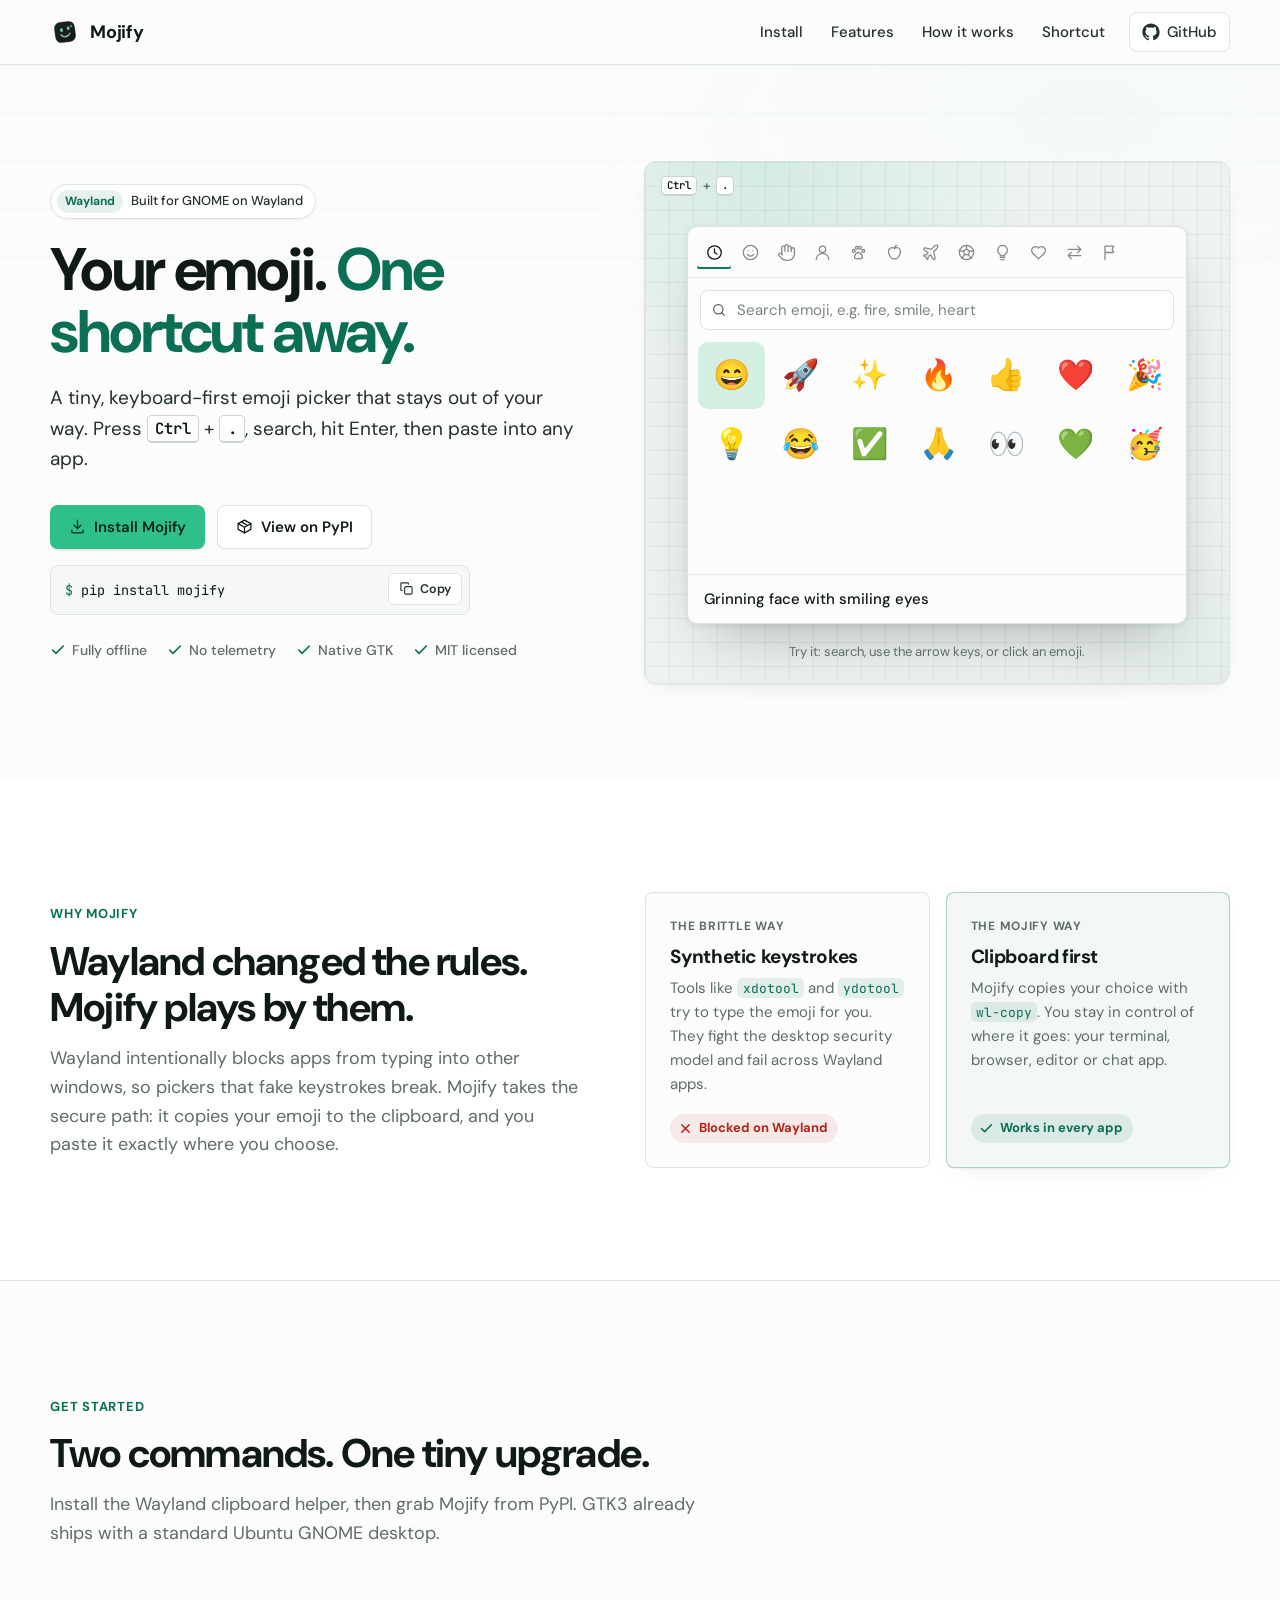
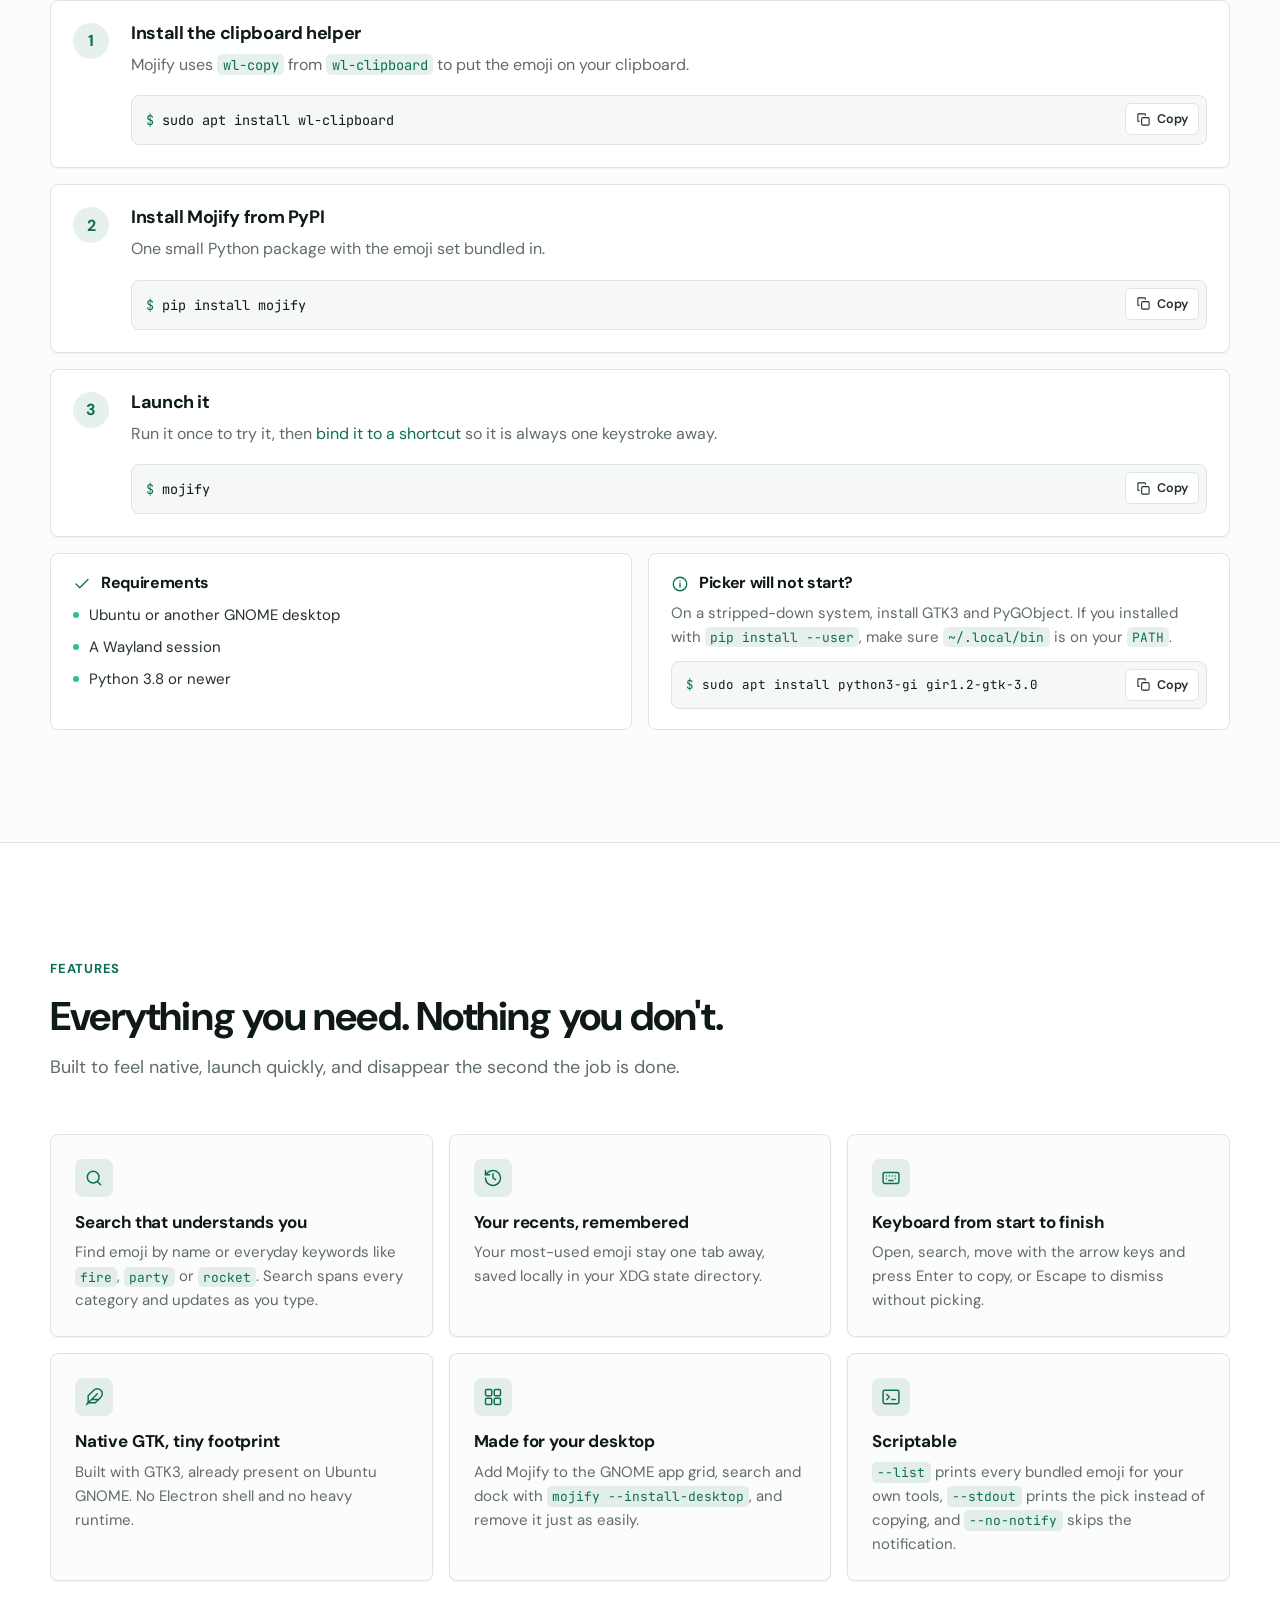
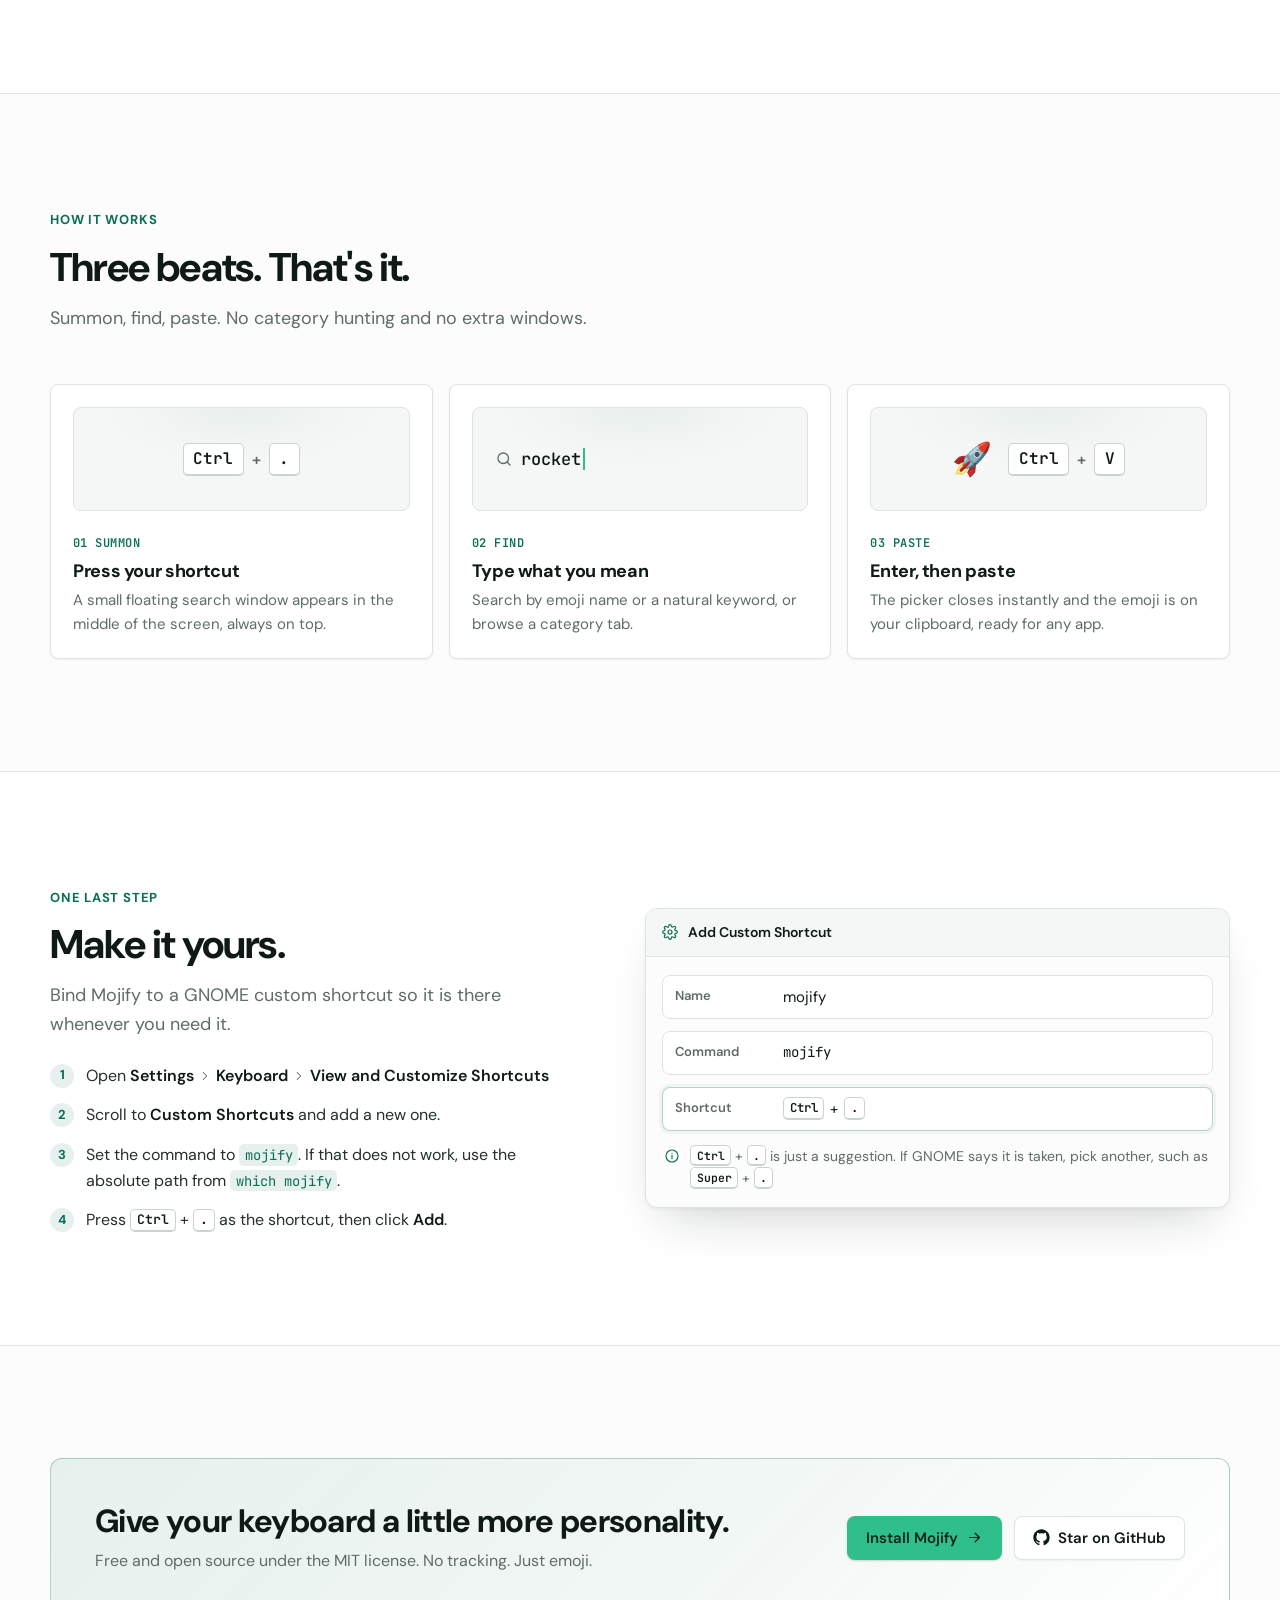
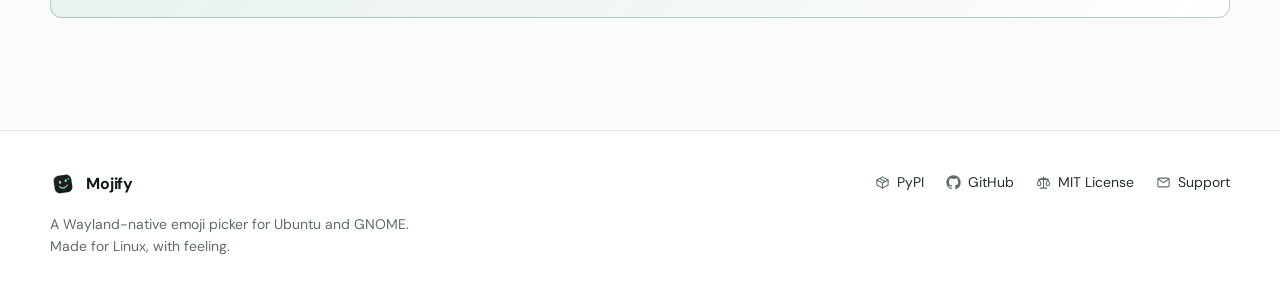
<file: site/index.html>
<!doctype html>
<html lang="en">
  <head>
    <meta charset="utf-8" />
    <meta name="viewport" content="width=device-width, initial-scale=1" />
    <meta
      name="description"
      content="Mojify is a fast, private emoji picker for Ubuntu and GNOME on Wayland. Press a shortcut, search, copy, and paste anywhere."
    />
    <meta name="author" content="Piyush Doorwar" />
    <meta name="application-name" content="Mojify" />
    <meta name="robots" content="index, follow, max-image-preview:large" />
    <meta name="theme-color" content="#FCFCFC" media="(prefers-color-scheme: light)" />
    <meta name="theme-color" content="#161719" media="(prefers-color-scheme: dark)" />
    <meta name="color-scheme" content="light dark" />
    <link rel="canonical" href="https://piyushdoorwar.github.io/mojify/" />

    <meta property="og:type" content="website" />
    <meta property="og:site_name" content="Mojify" />
    <meta property="og:locale" content="en_US" />
    <meta property="og:title" content="Mojify: emoji at the speed of thought" />
    <meta
      property="og:description"
      content="A small, Wayland-native emoji picker for Ubuntu and GNOME. Search, copy, paste. No input-injection hacks."
    />
    <meta property="og:url" content="https://piyushdoorwar.github.io/mojify/" />
    <meta property="og:image" content="https://raw.githubusercontent.com/piyushdoorwar/mojify/main/assets/logo.png" />
    <meta property="og:image:alt" content="The Mojify logo" />

    <meta name="twitter:card" content="summary" />
    <meta name="twitter:title" content="Mojify: emoji at the speed of thought" />
    <meta name="twitter:description" content="A Wayland-native emoji picker for Ubuntu and GNOME." />
    <meta name="twitter:image" content="https://raw.githubusercontent.com/piyushdoorwar/mojify/main/assets/logo.png" />
    <meta name="twitter:image:alt" content="The Mojify logo" />

    <title>Mojify: A Wayland-native Emoji Picker for Linux</title>
    <link rel="icon" href="assets/logo.svg" type="image/svg+xml" />
    <link rel="preconnect" href="https://fonts.googleapis.com" />
    <link rel="preconnect" href="https://fonts.gstatic.com" crossorigin />
    <link
      rel="stylesheet"
      href="https://fonts.googleapis.com/css2?family=DM+Sans:opsz,wght@9..40,400;9..40,500;9..40,600;9..40,700&family=JetBrains+Mono:wght@400;500;600;700&display=swap"
    />
    <link rel="stylesheet" href="styles.css" />
    <script>document.documentElement.classList.add("js");</script>
    <script type="application/ld+json">
      {
        "@context": "https://schema.org",
        "@type": "SoftwareApplication",
        "name": "Mojify",
        "url": "https://piyushdoorwar.github.io/mojify/",
        "image": "https://raw.githubusercontent.com/piyushdoorwar/mojify/main/assets/logo.png",
        "description": "A Wayland-native emoji picker for Ubuntu and GNOME.",
        "applicationCategory": "UtilitiesApplication",
        "operatingSystem": "Linux with Wayland and GNOME",
        "isAccessibleForFree": true,
        "offers": {
          "@type": "Offer",
          "price": 0,
          "priceCurrency": "USD"
        },
        "downloadUrl": "https://pypi.org/project/mojify/",
        "installUrl": "https://piyushdoorwar.github.io/mojify/#install",
        "codeRepository": "https://github.com/piyushdoorwar/mojify",
        "sameAs": [
          "https://github.com/piyushdoorwar/mojify",
          "https://pypi.org/project/mojify/"
        ],
        "author": { "@type": "Person", "name": "Piyush Doorwar" },
        "license": "https://github.com/piyushdoorwar/mojify/blob/main/LICENSE"
      }
    </script>
  </head>
  <body>
    <a class="skip-link" href="#main">Skip to content</a>

    <header class="topbar">
      <div class="wrap">
        <a class="brand" href="./" aria-label="Mojify home">
          <img src="assets/logo.svg" alt="" width="30" height="30" />
          <span>Mojify</span>
        </a>
        <button class="nav-toggle" type="button" aria-label="Open menu" aria-expanded="false" aria-controls="site-nav">
          <svg class="ic i-menu" aria-hidden="true"><use href="assets/icons.svg#i-menu" /></svg>
          <svg class="ic i-close" aria-hidden="true"><use href="assets/icons.svg#i-close" /></svg>
        </button>
        <nav class="nav" id="site-nav" aria-label="Primary">
          <a href="#install">Install</a>
          <a href="#features">Features</a>
          <a href="#how">How it works</a>
          <a href="#shortcut">Shortcut</a>
          <a class="nav-gh" href="https://github.com/piyushdoorwar/mojify" rel="noreferrer">
            <svg class="ic" aria-hidden="true"><use href="assets/icons.svg#i-github" /></svg>
            <span>GitHub</span>
          </a>
        </nav>
      </div>
    </header>

    <main id="main">
      <!-- Hero -->
      <section class="hero">
        <div class="wrap hero-grid">
          <div class="hero-copy">
            <span class="pill"><b>Wayland</b> Built for GNOME on Wayland</span>
            <h1>Your emoji. <em>One shortcut away.</em></h1>
            <p class="lede">
              A tiny, keyboard-first emoji picker that stays out of your way. Press
              <kbd>Ctrl</kbd> + <kbd>.</kbd>, search, hit Enter, then paste into any app.
            </p>
            <div class="actions">
              <a class="btn btn-primary" href="#install">
                <svg class="ic" aria-hidden="true"><use href="assets/icons.svg#i-download" /></svg>
                <span>Install Mojify</span>
              </a>
              <a class="btn btn-secondary" href="https://pypi.org/project/mojify/" rel="noreferrer">
                <svg class="ic" aria-hidden="true"><use href="assets/icons.svg#i-package" /></svg>
                <span>View on PyPI</span>
              </a>
            </div>
            <div class="cmd hero-cmd">
              <pre><code><span class="prompt">$ </span>pip install mojify</code></pre>
              <button class="copy-btn" type="button" data-copy="pip install mojify" aria-label="Copy pip install command">
                <svg class="ic i-copy" aria-hidden="true"><use href="assets/icons.svg#i-copy" /></svg>
                <svg class="ic i-check" aria-hidden="true"><use href="assets/icons.svg#i-check" /></svg>
                <span>Copy</span>
              </button>
            </div>
            <ul class="checks">
              <li><svg class="ic" aria-hidden="true"><use href="assets/icons.svg#i-check" /></svg>Fully offline</li>
              <li><svg class="ic" aria-hidden="true"><use href="assets/icons.svg#i-check" /></svg>No telemetry</li>
              <li><svg class="ic" aria-hidden="true"><use href="assets/icons.svg#i-check" /></svg>Native GTK</li>
              <li><svg class="ic" aria-hidden="true"><use href="assets/icons.svg#i-check" /></svg>MIT licensed</li>
            </ul>
          </div>

          <!-- Product mock: the picker window, drawn in HTML and CSS -->
          <div class="stage">
            <div class="stage-hint" aria-hidden="true"><kbd>Ctrl</kbd><span>+</span><kbd>.</kbd></div>
            <div class="picker" id="picker" role="group" aria-label="Interactive preview of the Mojify picker. Search or pick an emoji to copy it.">
              <div class="pk-tabs" role="tablist" aria-label="Emoji category">
                <button class="pk-tab on" type="button" role="tab" aria-selected="true" data-category="recent" title="Recent"><svg class="ic" aria-hidden="true"><use href="assets/icons.svg#i-cat-recent" /></svg><span class="sr-only">Recent</span></button>
                <button class="pk-tab" type="button" role="tab" aria-selected="false" data-category="smileys" title="Smileys"><svg class="ic" aria-hidden="true"><use href="assets/icons.svg#i-cat-smileys" /></svg><span class="sr-only">Smileys</span></button>
                <button class="pk-tab" type="button" role="tab" aria-selected="false" data-category="gestures" title="Gestures"><svg class="ic" aria-hidden="true"><use href="assets/icons.svg#i-cat-gestures" /></svg><span class="sr-only">Gestures</span></button>
                <button class="pk-tab" type="button" role="tab" aria-selected="false" data-category="people" title="People"><svg class="ic" aria-hidden="true"><use href="assets/icons.svg#i-cat-people" /></svg><span class="sr-only">People</span></button>
                <button class="pk-tab" type="button" role="tab" aria-selected="false" data-category="animals" title="Animals"><svg class="ic" aria-hidden="true"><use href="assets/icons.svg#i-cat-animals" /></svg><span class="sr-only">Animals</span></button>
                <button class="pk-tab" type="button" role="tab" aria-selected="false" data-category="food" title="Food"><svg class="ic" aria-hidden="true"><use href="assets/icons.svg#i-cat-food" /></svg><span class="sr-only">Food</span></button>
                <button class="pk-tab" type="button" role="tab" aria-selected="false" data-category="travel" title="Travel"><svg class="ic" aria-hidden="true"><use href="assets/icons.svg#i-cat-travel" /></svg><span class="sr-only">Travel</span></button>
                <button class="pk-tab" type="button" role="tab" aria-selected="false" data-category="activities" title="Activities"><svg class="ic" aria-hidden="true"><use href="assets/icons.svg#i-cat-activities" /></svg><span class="sr-only">Activities</span></button>
                <button class="pk-tab" type="button" role="tab" aria-selected="false" data-category="objects" title="Objects"><svg class="ic" aria-hidden="true"><use href="assets/icons.svg#i-cat-objects" /></svg><span class="sr-only">Objects</span></button>
                <button class="pk-tab" type="button" role="tab" aria-selected="false" data-category="symbols" title="Symbols"><svg class="ic" aria-hidden="true"><use href="assets/icons.svg#i-cat-symbols" /></svg><span class="sr-only">Symbols</span></button>
                <button class="pk-tab" type="button" role="tab" aria-selected="false" data-category="arrows" title="Arrows"><svg class="ic" aria-hidden="true"><use href="assets/icons.svg#i-cat-arrows" /></svg><span class="sr-only">Arrows</span></button>
                <button class="pk-tab" type="button" role="tab" aria-selected="false" data-category="flags" title="Flags"><svg class="ic" aria-hidden="true"><use href="assets/icons.svg#i-cat-flags" /></svg><span class="sr-only">Flags</span></button>
              </div>
              <label class="pk-search">
                <svg class="ic" aria-hidden="true"><use href="assets/icons.svg#i-search" /></svg>
                <span class="sr-only">Search emoji</span>
                <input id="pkSearch" type="search" autocomplete="off" spellcheck="false" placeholder="Search emoji, e.g. fire, smile, heart" />
              </label>
              <div class="pk-grid" id="pkGrid" aria-live="polite"></div>
              <div class="pk-footer" id="pkName">Grinning face with smiling eyes</div>
            </div>

            <div class="toast" id="toast" role="status" aria-live="polite">
              <span class="toast-emoji emoji" id="toastEmoji"></span>
              <span><b>Copied</b><small>Ready to paste with Ctrl + V</small></span>
            </div>
            <p class="stage-caption">Try it: search, use the arrow keys, or click an emoji.</p>
          </div>
        </div>
      </section>

      <!-- Why -->
      <section class="section tint" id="why">
        <div class="wrap split">
          <div class="section-head" data-reveal>
            <span class="eyebrow">Why Mojify</span>
            <h2>Wayland changed the rules. Mojify plays by them.</h2>
            <p>
              Wayland intentionally blocks apps from typing into other windows, so pickers that
              fake keystrokes break. Mojify takes the secure path: it copies your emoji to the
              clipboard, and you paste it exactly where you choose.
            </p>
          </div>

          <div class="compare" data-reveal style="--d: 0.08s">
            <div class="compare-card bad">
              <span class="compare-label">The brittle way</span>
              <h3>Synthetic keystrokes</h3>
              <p>Tools like <code>xdotool</code> and <code>ydotool</code> try to type the emoji for you. They fight the desktop security model and fail across Wayland apps.</p>
              <span class="verdict"><svg class="ic" aria-hidden="true"><use href="assets/icons.svg#i-x" /></svg>Blocked on Wayland</span>
            </div>
            <div class="compare-card good">
              <span class="compare-label">The Mojify way</span>
              <h3>Clipboard first</h3>
              <p>Mojify copies your choice with <code>wl-copy</code>. You stay in control of where it goes: your terminal, browser, editor or chat app.</p>
              <span class="verdict"><svg class="ic" aria-hidden="true"><use href="assets/icons.svg#i-check" /></svg>Works in every app</span>
            </div>
          </div>
        </div>
      </section>

      <!-- Install -->
      <section class="section" id="install">
        <div class="wrap">
          <div class="section-head" data-reveal>
            <span class="eyebrow">Get started</span>
            <h2>Two commands. One tiny upgrade.</h2>
            <p>
              Install the Wayland clipboard helper, then grab Mojify from PyPI. GTK3 already ships
              with a standard Ubuntu GNOME desktop.
            </p>
          </div>

          <div class="steps">
            <div class="step" data-reveal>
              <h3>Install the clipboard helper</h3>
              <p>Mojify uses <code>wl-copy</code> from <code>wl-clipboard</code> to put the emoji on your clipboard.</p>
              <div class="cmd">
                <pre><code><span class="prompt">$ </span>sudo apt install wl-clipboard</code></pre>
                <button class="copy-btn" type="button" data-copy="sudo apt install wl-clipboard" aria-label="Copy clipboard helper install command">
                  <svg class="ic i-copy" aria-hidden="true"><use href="assets/icons.svg#i-copy" /></svg>
                  <svg class="ic i-check" aria-hidden="true"><use href="assets/icons.svg#i-check" /></svg>
                  <span>Copy</span>
                </button>
              </div>
            </div>
            <div class="step" data-reveal style="--d: 0.06s">
              <h3>Install Mojify from PyPI</h3>
              <p>One small Python package with the emoji set bundled in.</p>
              <div class="cmd">
                <pre><code><span class="prompt">$ </span>pip install mojify</code></pre>
                <button class="copy-btn" type="button" data-copy="pip install mojify" aria-label="Copy Mojify install command">
                  <svg class="ic i-copy" aria-hidden="true"><use href="assets/icons.svg#i-copy" /></svg>
                  <svg class="ic i-check" aria-hidden="true"><use href="assets/icons.svg#i-check" /></svg>
                  <span>Copy</span>
                </button>
              </div>
            </div>
            <div class="step" data-reveal style="--d: 0.12s">
              <h3>Launch it</h3>
              <p>Run it once to try it, then <a href="#shortcut">bind it to a shortcut</a> so it is always one keystroke away.</p>
              <div class="cmd">
                <pre><code><span class="prompt">$ </span>mojify</code></pre>
                <button class="copy-btn" type="button" data-copy="mojify" aria-label="Copy Mojify launch command">
                  <svg class="ic i-copy" aria-hidden="true"><use href="assets/icons.svg#i-copy" /></svg>
                  <svg class="ic i-check" aria-hidden="true"><use href="assets/icons.svg#i-check" /></svg>
                  <span>Copy</span>
                </button>
              </div>
            </div>
          </div>

          <div class="notes">
            <div class="note" data-reveal>
              <h3><svg class="ic" aria-hidden="true"><use href="assets/icons.svg#i-check" /></svg>Requirements</h3>
              <ul class="reqs">
                <li>Ubuntu or another GNOME desktop</li>
                <li>A Wayland session</li>
                <li>Python 3.8 or newer</li>
              </ul>
            </div>
            <div class="note" data-reveal style="--d: 0.06s">
              <h3><svg class="ic" aria-hidden="true"><use href="assets/icons.svg#i-info" /></svg>Picker will not start?</h3>
              <p>On a stripped-down system, install GTK3 and PyGObject. If you installed with <code>pip install --user</code>, make sure <code>~/.local/bin</code> is on your <code>PATH</code>.</p>
              <div class="cmd">
                <pre><code><span class="prompt">$ </span>sudo apt install python3-gi gir1.2-gtk-3.0</code></pre>
                <button class="copy-btn" type="button" data-copy="sudo apt install python3-gi gir1.2-gtk-3.0" aria-label="Copy GTK install command">
                  <svg class="ic i-copy" aria-hidden="true"><use href="assets/icons.svg#i-copy" /></svg>
                  <svg class="ic i-check" aria-hidden="true"><use href="assets/icons.svg#i-check" /></svg>
                  <span>Copy</span>
                </button>
              </div>
            </div>
          </div>
        </div>
      </section>

      <!-- Features -->
      <section class="section tint" id="features">
        <div class="wrap">
          <div class="section-head" data-reveal>
            <span class="eyebrow">Features</span>
            <h2>Everything you need. Nothing you don't.</h2>
            <p>Built to feel native, launch quickly, and disappear the second the job is done.</p>
          </div>

          <div class="features">
            <article class="card" data-reveal>
              <div class="icon"><svg class="ic" aria-hidden="true"><use href="assets/icons.svg#i-search" /></svg></div>
              <h3>Search that understands you</h3>
              <p>Find emoji by name or everyday keywords like <code>fire</code>, <code>party</code> or <code>rocket</code>. Search spans every category and updates as you type.</p>
            </article>
            <article class="card" data-reveal style="--d: 0.04s">
              <div class="icon"><svg class="ic" aria-hidden="true"><use href="assets/icons.svg#i-history" /></svg></div>
              <h3>Your recents, remembered</h3>
              <p>Your most-used emoji stay one tab away, saved locally in your XDG state directory.</p>
            </article>
            <article class="card" data-reveal style="--d: 0.08s">
              <div class="icon"><svg class="ic" aria-hidden="true"><use href="assets/icons.svg#i-keyboard" /></svg></div>
              <h3>Keyboard from start to finish</h3>
              <p>Open, search, move with the arrow keys and press Enter to copy, or Escape to dismiss without picking.</p>
            </article>
            <article class="card" data-reveal>
              <div class="icon"><svg class="ic" aria-hidden="true"><use href="assets/icons.svg#i-feather" /></svg></div>
              <h3>Native GTK, tiny footprint</h3>
              <p>Built with GTK3, already present on Ubuntu GNOME. No Electron shell and no heavy runtime.</p>
            </article>
            <article class="card" data-reveal style="--d: 0.04s">
              <div class="icon"><svg class="ic" aria-hidden="true"><use href="assets/icons.svg#i-apps" /></svg></div>
              <h3>Made for your desktop</h3>
              <p>Add Mojify to the GNOME app grid, search and dock with <code>mojify --install-desktop</code>, and remove it just as easily.</p>
            </article>
            <article class="card" data-reveal style="--d: 0.08s">
              <div class="icon"><svg class="ic" aria-hidden="true"><use href="assets/icons.svg#i-terminal" /></svg></div>
              <h3>Scriptable</h3>
              <p><code>--list</code> prints every bundled emoji for your own tools, <code>--stdout</code> prints the pick instead of copying, and <code>--no-notify</code> skips the notification.</p>
            </article>
          </div>
        </div>
      </section>

      <!-- How it works -->
      <section class="section" id="how">
        <div class="wrap">
          <div class="section-head" data-reveal>
            <span class="eyebrow">How it works</span>
            <h2>Three beats. That's it.</h2>
            <p>Summon, find, paste. No category hunting and no extra windows.</p>
          </div>

          <div class="beats">
            <article class="beat" data-reveal>
              <div class="beat-visual" aria-hidden="true"><kbd>Ctrl</kbd><span>+</span><kbd>.</kbd></div>
              <span class="beat-step">01 Summon</span>
              <h3>Press your shortcut</h3>
              <p>A small floating search window appears in the middle of the screen, always on top.</p>
            </article>
            <article class="beat" data-reveal style="--d: 0.06s">
              <div class="beat-visual typing" aria-hidden="true">
                <svg class="ic" aria-hidden="true"><use href="assets/icons.svg#i-search" /></svg>
                <b id="typingDemo">rocket</b><i></i>
              </div>
              <span class="beat-step">02 Find</span>
              <h3>Type what you mean</h3>
              <p>Search by emoji name or a natural keyword, or browse a category tab.</p>
            </article>
            <article class="beat" data-reveal style="--d: 0.12s">
              <div class="beat-visual" aria-hidden="true"><span class="emoji">🚀</span><kbd>Ctrl</kbd><span>+</span><kbd>V</kbd></div>
              <span class="beat-step">03 Paste</span>
              <h3>Enter, then paste</h3>
              <p>The picker closes instantly and the emoji is on your clipboard, ready for any app.</p>
            </article>
          </div>
        </div>
      </section>

      <!-- Shortcut -->
      <section class="section tint" id="shortcut">
        <div class="wrap split">
          <div class="section-head" data-reveal>
            <span class="eyebrow">One last step</span>
            <h2>Make it yours.</h2>
            <p>Bind Mojify to a GNOME custom shortcut so it is there whenever you need it.</p>
            <ol class="howto">
              <li>
                <span>Open
                  <span class="crumbs"><b>Settings</b><svg class="ic" aria-hidden="true"><use href="assets/icons.svg#i-chevron" /></svg><b>Keyboard</b><svg class="ic" aria-hidden="true"><use href="assets/icons.svg#i-chevron" /></svg><b>View and Customize Shortcuts</b></span></span>
              </li>
              <li><span>Scroll to <b>Custom Shortcuts</b> and add a new one.</span></li>
              <li><span>Set the command to <code>mojify</code>. If that does not work, use the absolute path from <code>which mojify</code>.</span></li>
              <li><span>Press <kbd>Ctrl</kbd> + <kbd>.</kbd> as the shortcut, then click <b>Add</b>.</span></li>
            </ol>
          </div>

          <div class="dialog" data-reveal style="--d: 0.08s" aria-hidden="true">
            <div class="dialog-head">
              <svg class="ic" aria-hidden="true"><use href="assets/icons.svg#i-settings" /></svg>
              <b>Add Custom Shortcut</b>
            </div>
            <div class="dialog-body">
              <div class="field"><small>Name</small><span>mojify</span></div>
              <div class="field"><small>Command</small><span class="mono">mojify</span></div>
              <div class="field"><small>Shortcut</small><span class="keys"><kbd>Ctrl</kbd><span>+</span><kbd>.</kbd></span></div>
              <p class="dialog-note">
                <svg class="ic" aria-hidden="true"><use href="assets/icons.svg#i-info" /></svg>
                <span><kbd>Ctrl</kbd> + <kbd>.</kbd> is just a suggestion. If GNOME says it is taken, pick another, such as <kbd>Super</kbd> + <kbd>.</kbd></span>
              </p>
            </div>
          </div>
        </div>
      </section>

      <!-- CTA -->
      <section class="section">
        <div class="wrap">
          <div class="cta" data-reveal>
            <div>
              <h2>Give your keyboard a little more personality.</h2>
              <p>Free and open source under the MIT license. No tracking. Just emoji.</p>
            </div>
            <div class="actions">
              <a class="btn btn-primary" href="#install">
                <span>Install Mojify</span>
                <svg class="ic" aria-hidden="true"><use href="assets/icons.svg#i-arrow" /></svg>
              </a>
              <a class="btn btn-secondary" href="https://github.com/piyushdoorwar/mojify" rel="noreferrer">
                <svg class="ic" aria-hidden="true"><use href="assets/icons.svg#i-github" /></svg>
                <span>Star on GitHub</span>
              </a>
            </div>
          </div>
        </div>
      </section>
    </main>

    <footer class="footer">
      <div class="wrap">
        <div>
          <a class="brand" href="./">
            <img src="assets/logo.svg" alt="" width="26" height="26" />
            <span>Mojify</span>
          </a>
          <p>A Wayland-native emoji picker for Ubuntu and GNOME. Made for Linux, with feeling.</p>
        </div>
        <nav class="footer-links" aria-label="Footer">
          <a href="https://pypi.org/project/mojify/" rel="noreferrer"><svg class="ic" aria-hidden="true"><use href="assets/icons.svg#i-package" /></svg>PyPI</a>
          <a href="https://github.com/piyushdoorwar/mojify" rel="noreferrer"><svg class="ic" aria-hidden="true"><use href="assets/icons.svg#i-github" /></svg>GitHub</a>
          <a href="https://github.com/piyushdoorwar/mojify/blob/main/LICENSE" rel="noreferrer"><svg class="ic" aria-hidden="true"><use href="assets/icons.svg#i-scale" /></svg>MIT License</a>
          <a href="https://github.com/piyushdoorwar/mojify/issues" rel="noreferrer"><svg class="ic" aria-hidden="true"><use href="assets/icons.svg#i-mail" /></svg>Support</a>
        </nav>
      </div>
    </footer>

    <script src="app.js"></script>
    <!-- Cloudflare Web Analytics --><script type='module' src='https://static.cloudflareinsights.com/beacon.min.js' data-cf-beacon='{"token": "7bf02e12b7eb4bcfb147fbf33e347cd9"}'></script><!-- End Cloudflare Web Analytics -->
  </body>
</html>
</file>
<file: site/styles.css>
/*
 * Mojify product site.
 * Follows the OS colour scheme (no toggle): light tokens by default, dark tokens
 * under prefers-color-scheme. Mint accent, matching the picker. Plain CSS, no build step.
 */

:root {
  color-scheme: light;

  /* Brand: a solid mint fill carries dark ink text; a deeper teal-mint is used for text. */
  --accent: #2fbf8a;
  --accent-hover: #26b07e;
  --accent-ink: #06261b;
  --accent-text: #0b6f55;
  --accent-text-hover: #085a45;
  --accent-soft: rgba(11, 111, 85, 0.1);
  --accent-softer: rgba(11, 111, 85, 0.05);
  --accent-line: rgba(11, 111, 85, 0.3);
  --accent-glow: rgba(47, 191, 138, 0.14);

  /* Surfaces */
  --bg: #fcfcfc;
  --surface: #ffffff;
  --surface-2: #f5f7f6;
  --code-bg: #f6f8f7;
  --topbar-bg: rgba(252, 252, 252, 0.86);
  --stage-bg: #eef3f1;
  --stage-line: rgba(15, 26, 22, 0.06);

  /* Text */
  --ink: #0f1a16;
  --text: #24302b;
  --muted: #5f6d66;

  /* Lines */
  --border: #dde5e1;
  --border-strong: #c9d4cf;

  /* States */
  --bad: #b42318;
  --bad-soft: rgba(180, 35, 24, 0.08);

  /* Picker mock: the app's own palettes (mojify/colors-light.css and colors-dark.css). */
  --pk-bg: #fcfcfc;
  --pk-surface: #ffffff;
  --pk-hover: #ecf7f2;
  --pk-select: #d3efe2;
  --pk-line: #dce3de;
  --pk-line-soft: #e6ebe7;
  --pk-mint: #0d7a5a;
  --pk-text: #0f1a14;
  --pk-grey: #4b5a52;
  --pk-muted: #78857d;
  --pk-icon: #0f1a14;
  --pk-thumb: rgba(13, 122, 90, 0.4);

  --radius: 8px;
  --radius-lg: 12px;
  --shadow-sm: 0 1px 2px rgba(15, 26, 22, 0.05);
  --shadow: 0 1px 2px rgba(15, 26, 22, 0.04), 0 8px 24px -12px rgba(15, 26, 22, 0.12);
  --shadow-lg: 0 2px 4px rgba(15, 26, 22, 0.04), 0 24px 48px -20px rgba(15, 26, 22, 0.22);
  --shadow-picker: 0 2px 6px rgba(15, 26, 20, 0.08), 0 30px 60px -24px rgba(15, 26, 20, 0.3);

  --font: "DM Sans", system-ui, -apple-system, "Segoe UI", Roboto, sans-serif;
  --mono: "JetBrains Mono", ui-monospace, SFMono-Regular, Menlo, Consolas, monospace;
  --emoji: "Noto Color Emoji", "Apple Color Emoji", "Segoe UI Emoji", "Twemoji Mozilla", sans-serif;
  --wrap: 1260px;
  --gutter: clamp(16px, 4vw, 40px);
}

@media (prefers-color-scheme: dark) {
  :root {
    /* Neutral charcoal surfaces; the bright mint becomes both fill and text accent. */
    color-scheme: dark;

    --accent: #7fe0b0;
    --accent-hover: #98e8c2;
    --accent-ink: #06261b;
    --accent-text: #7fe0b0;
    --accent-text-hover: #a6edc9;
    --accent-soft: rgba(127, 224, 176, 0.14);
    --accent-softer: rgba(127, 224, 176, 0.07);
    --accent-line: rgba(127, 224, 176, 0.34);
    --accent-glow: rgba(127, 224, 176, 0.1);

    --bg: #161719;
    --surface: #1e1f22;
    --surface-2: #25262a;
    --code-bg: #1a1b1e;
    --topbar-bg: rgba(22, 23, 25, 0.86);
    --stage-bg: #1a1b1e;
    --stage-line: rgba(255, 255, 255, 0.04);

    --ink: #f3f4f5;
    --text: #d9dbde;
    --muted: #9095a0;

    --border: #3a3c41;
    --border-strong: #55585f;

    --bad: #ff8f85;
    --bad-soft: rgba(255, 143, 133, 0.1);

    --pk-bg: #161719;
    --pk-surface: #1e1f22;
    --pk-hover: #1b2d25;
    --pk-select: #2e6b51;
    --pk-line: #3a3c41;
    --pk-line-soft: #2a2b2f;
    --pk-mint: #7fe0b0;
    --pk-text: #f3f4f5;
    --pk-grey: #b0b4ba;
    --pk-muted: #9095a0;
    --pk-icon: #f3f4f5;
    --pk-thumb: #3f7d63;

    --shadow-sm: 0 1px 2px rgba(0, 0, 0, 0.4);
    --shadow: 0 1px 2px rgba(0, 0, 0, 0.35), 0 8px 24px -12px rgba(0, 0, 0, 0.6);
    --shadow-lg: 0 2px 4px rgba(0, 0, 0, 0.35), 0 24px 48px -20px rgba(0, 0, 0, 0.7);
    --shadow-picker: 0 0 0 1px rgba(255, 255, 255, 0.04), 0 30px 60px -24px rgba(0, 0, 0, 0.8);
  }
}

*,
*::before,
*::after { box-sizing: border-box; }

html { scroll-behavior: smooth; -webkit-text-size-adjust: 100%; }
body {
  margin: 0;
  min-width: 320px;
  background: var(--bg);
  color: var(--text);
  font-family: var(--font);
  font-size: 16px;
  line-height: 1.6;
  -webkit-font-smoothing: antialiased;
  overflow-x: hidden;
}

h1, h2, h3, h4 { color: var(--ink); line-height: 1.15; margin: 0; letter-spacing: -0.02em; }
p { margin: 0; }
a { color: var(--accent-text); text-decoration: none; }
a:hover { color: var(--accent-text-hover); }
b { color: var(--ink); font-weight: 600; }
code, pre, kbd { font-family: var(--mono); font-variant-ligatures: none; }
:not(pre) > code {
  font-size: 0.86em;
  padding: 0.12em 0.4em;
  border-radius: 5px;
  background: var(--accent-soft);
  color: var(--accent-text);
  word-break: break-word;
}
kbd {
  display: inline-block;
  min-width: 1.7em;
  padding: 0.05em 0.45em;
  border: 1px solid var(--border-strong);
  border-bottom-width: 2px;
  border-radius: 5px;
  background: var(--surface);
  color: var(--ink);
  font-size: 0.82em;
  font-weight: 600;
  line-height: 1.5;
  text-align: center;
  vertical-align: 0.08em;
}
.emoji { font-family: var(--emoji); font-variant-emoji: emoji; line-height: 1; }
:focus-visible { outline: 2px solid var(--accent-text); outline-offset: 2px; border-radius: 4px; }
img { max-width: 100%; display: block; }
.sr-only {
  position: absolute; width: 1px; height: 1px; padding: 0; margin: -1px;
  overflow: hidden; clip: rect(0, 0, 0, 0); white-space: nowrap; border: 0;
}

/* Sprite icons: <svg class="ic"><use href="assets/icons.svg#i-name" /></svg> */
.ic {
  width: 18px;
  height: 18px;
  flex: 0 0 auto;
  fill: none;
  stroke: currentColor;
  stroke-width: 1.75;
  stroke-linecap: round;
  stroke-linejoin: round;
}

.wrap { width: 100%; max-width: var(--wrap); margin: 0 auto; padding: 0 var(--gutter); }
.skip-link {
  position: absolute; left: 12px; top: -48px; z-index: 100;
  padding: 8px 12px; border-radius: var(--radius);
  background: var(--accent); color: var(--accent-ink); font-weight: 600;
}
.skip-link:focus { top: 12px; color: var(--accent-ink); }

/* ---- Top bar ---------------------------------------------------------- */
.topbar {
  position: sticky; top: 0; z-index: 50;
  background: var(--topbar-bg);
  backdrop-filter: saturate(1.4) blur(12px);
  -webkit-backdrop-filter: saturate(1.4) blur(12px);
  border-bottom: 1px solid var(--border);
}
.topbar .wrap { display: flex; align-items: center; gap: 24px; height: 64px; }
.brand { display: inline-flex; align-items: center; gap: 10px; color: var(--ink); font-weight: 700; font-size: 18px; letter-spacing: -0.01em; }
.brand:hover { color: var(--ink); }
.brand img { width: 30px; height: 30px; }
.nav { display: flex; align-items: center; gap: 4px; margin-left: auto; }
.nav a {
  display: inline-flex; align-items: center; gap: 7px;
  padding: 7px 12px; border-radius: var(--radius);
  color: var(--text); font-size: 15px; font-weight: 500;
}
.nav a:hover { background: var(--surface-2); color: var(--ink); }
.nav a[aria-current="page"] { color: var(--accent-text); background: var(--accent-softer); }
.nav .nav-gh { margin-left: 8px; border: 1px solid var(--border); background: var(--surface); }
.nav .nav-gh:hover { border-color: var(--border-strong); }
.nav-toggle {
  display: none; margin-left: auto;
  width: 40px; height: 40px; border-radius: var(--radius);
  border: 1px solid var(--border); background: var(--surface); color: var(--ink);
  align-items: center; justify-content: center; cursor: pointer;
}
.nav-toggle .ic { width: 20px; height: 20px; }
.nav-toggle .i-close { display: none; }
.topbar.open .nav-toggle .i-menu { display: none; }
.topbar.open .nav-toggle .i-close { display: block; }

/* ---- Buttons ---------------------------------------------------------- */
.btn {
  display: inline-flex; align-items: center; justify-content: center; gap: 8px;
  min-height: 44px; padding: 10px 18px;
  border-radius: var(--radius); border: 1px solid transparent;
  font: 600 15px/1.2 var(--font); cursor: pointer;
  transition: background-color 0.15s ease, border-color 0.15s ease, box-shadow 0.15s ease, transform 0.15s ease;
}
.btn:active { transform: translateY(1px); }
.btn-primary { background: var(--accent); color: var(--accent-ink); box-shadow: 0 1px 2px rgba(6, 38, 27, 0.18); }
.btn-primary:hover { background: var(--accent-hover); color: var(--accent-ink); }
.btn-secondary { background: var(--surface); color: var(--ink); border-color: var(--border); box-shadow: var(--shadow-sm); }
.btn-secondary:hover { border-color: var(--border-strong); color: var(--ink); background: var(--surface-2); }
.btn .ic { width: 17px; height: 17px; }

/* ---- Type helpers ----------------------------------------------------- */
.eyebrow {
  display: inline-flex; align-items: center; gap: 8px;
  color: var(--accent-text); font-size: 13px; font-weight: 700;
  letter-spacing: 0.06em; text-transform: uppercase;
}
.pill {
  display: inline-flex; align-items: center; gap: 8px;
  padding: 5px 12px 5px 6px; border-radius: 999px;
  border: 1px solid var(--border); background: var(--surface);
  color: var(--text); font-size: 13px; font-weight: 500; box-shadow: var(--shadow-sm);
}
.pill b { padding: 2px 8px; border-radius: 999px; background: var(--accent-soft); color: var(--accent-text); font-weight: 700; font-size: 12px; }

.section { padding: clamp(64px, 9vw, 112px) 0; }
.section + .section { border-top: 1px solid var(--border); }
.section.tint { background: var(--surface); }
.section-head { max-width: 680px; margin-bottom: clamp(32px, 5vw, 52px); }
.section-head h2 { margin-top: 12px; font-size: clamp(28px, 4vw, 40px); }
.section-head > p { margin-top: 14px; color: var(--muted); font-size: 18px; }

/* ---- Hero ------------------------------------------------------------- */
.hero { padding: clamp(48px, 8vw, 96px) 0 clamp(56px, 8vw, 96px); position: relative; }
.hero::before {
  content: ""; position: absolute; inset: 0; z-index: -1; pointer-events: none;
  background:
    radial-gradient(60% 50% at 85% 10%, var(--accent-glow), transparent 70%),
    linear-gradient(var(--border) 1px, transparent 1px) 0 0 / 100% 48px;
  mask-image: linear-gradient(to bottom, rgba(0, 0, 0, 0.5), transparent 70%);
  -webkit-mask-image: linear-gradient(to bottom, rgba(0, 0, 0, 0.5), transparent 70%);
  opacity: 0.6;
}
.hero-grid { display: grid; grid-template-columns: minmax(0, 0.95fr) minmax(0, 1.05fr); gap: clamp(32px, 5vw, 64px); align-items: center; }
.hero h1 { margin-top: 20px; font-size: clamp(36px, 5.6vw, 60px); line-height: 1.04; letter-spacing: -0.035em; }
.hero h1 em { font-style: normal; color: var(--accent-text); }
.hero .lede { margin-top: 20px; font-size: clamp(17px, 1.6vw, 19px); color: var(--text); max-width: 540px; }
.hero .actions { display: flex; flex-wrap: wrap; gap: 12px; margin-top: 30px; }
.hero-cmd { margin-top: 16px; max-width: 420px; }
.checks { display: flex; flex-wrap: wrap; gap: 8px 20px; margin: 24px 0 0; padding: 0; list-style: none; color: var(--muted); font-size: 14px; font-weight: 500; }
.checks li { display: inline-flex; align-items: center; gap: 6px; }
.checks .ic { width: 16px; height: 16px; color: var(--accent-text); stroke-width: 2.4; }

/* ---- Product mock: the picker on a desktop stage ---------------------- */
.stage {
  position: relative; min-width: 0;
  display: flex; flex-direction: column; align-items: center;
  padding: clamp(40px, 6vw, 64px) clamp(14px, 3vw, 36px) 20px;
  border: 1px solid var(--border); border-radius: var(--radius-lg);
  background:
    radial-gradient(70% 60% at 20% 0%, var(--accent-glow), transparent 70%),
    radial-gradient(50% 50% at 100% 100%, var(--accent-softer), transparent 70%),
    linear-gradient(var(--stage-line) 1px, transparent 1px) 0 0 / 24px 24px,
    linear-gradient(90deg, var(--stage-line) 1px, transparent 1px) 0 0 / 24px 24px,
    var(--stage-bg);
  box-shadow: var(--shadow);
}
.stage-hint {
  position: absolute; top: 14px; left: 16px;
  display: inline-flex; align-items: center; gap: 6px;
  color: var(--muted); font-size: 13px; font-weight: 600;
}
.stage-caption { margin-top: 18px; color: var(--muted); font-size: 13px; text-align: center; }

.picker {
  width: 100%; max-width: 500px; min-width: 0;
  border: 1px solid var(--pk-line); border-radius: 10px;
  background: var(--pk-bg); color: var(--pk-text);
  box-shadow: var(--shadow-picker);
  overflow: hidden;
  font-family: var(--font);
}
.pk-tabs {
  display: flex; gap: 2px;
  padding: 8px 9px;
  border-bottom: 1px solid var(--pk-line-soft);
  overflow-x: auto; scrollbar-width: none;
}
.pk-tabs::-webkit-scrollbar { display: none; }
.pk-tab {
  position: relative;
  flex: 0 0 auto;
  display: grid; place-items: center;
  width: 34px; height: 34px; padding: 0;
  border: 0; border-radius: 7px; background: transparent;
  color: var(--pk-icon); opacity: 0.5; cursor: pointer;
  transition: background-color 0.12s ease, opacity 0.12s ease;
}
.pk-tab .ic { width: 19px; height: 19px; stroke-width: 1.6; }
.pk-tab:hover { opacity: 0.9; background: var(--pk-hover); }
.pk-tab.on { opacity: 1; box-shadow: inset 0 -2px 0 0 var(--pk-mint); border-radius: 7px 7px 2px 2px; }
.pk-tab:focus-visible { outline-color: var(--pk-mint); }

.pk-search {
  position: relative;
  display: flex; align-items: center; gap: 8px;
  margin: 12px 12px 8px; height: 40px; padding: 0 10px;
  border: 1px solid var(--pk-line); border-radius: 8px;
  background: var(--pk-surface); color: var(--pk-grey);
  cursor: text;
}
.pk-search:focus-within { border-color: var(--pk-mint); box-shadow: 0 0 0 1px var(--pk-mint); }
.pk-search .ic { width: 16px; height: 16px; }
.pk-search input {
  flex: 1; min-width: 0; border: 0; outline: 0; background: transparent;
  color: var(--pk-text); caret-color: var(--pk-mint);
  font: 400 15px var(--font);
}
.pk-search input::placeholder { color: var(--pk-muted); }
.pk-search input::-webkit-search-cancel-button { display: none; }
.pk-search input:focus-visible { outline: 0; }

.pk-grid {
  display: grid; grid-template-columns: repeat(7, minmax(0, 1fr)); align-content: start; gap: 2px;
  height: 236px; padding: 4px 8px 6px 10px;
  overflow-y: auto; scrollbar-width: thin; scrollbar-color: var(--pk-thumb) transparent;
}
.pk-cell {
  display: grid; place-items: center;
  aspect-ratio: 1; min-width: 0; padding: 0;
  border: 0; border-radius: 10px; background: transparent;
  font-size: clamp(22px, 4.2vw, 30px); cursor: pointer;
  transition: background-color 0.12s ease;
}
.pk-cell:hover { background: var(--pk-hover); }
.pk-cell.sel { background: var(--pk-select); }
.pk-cell:focus-visible { outline-color: var(--pk-mint); }
.pk-empty { grid-column: 1 / -1; padding: 28px 8px; color: var(--pk-muted); font-size: 13px; text-align: center; }
.pk-footer {
  min-height: 46px; padding: 12px 16px;
  border-top: 1px solid var(--pk-line-soft);
  color: var(--pk-text); font-size: 15px; font-weight: 500;
  white-space: nowrap; overflow: hidden; text-overflow: ellipsis;
}

/* The desktop notification Mojify sends after a copy */
.toast {
  position: absolute; top: 14px; right: 16px; z-index: 2;
  display: flex; align-items: center; gap: 10px;
  padding: 9px 14px 9px 10px;
  border: 1px solid var(--border); border-radius: 10px;
  background: var(--surface); box-shadow: var(--shadow-lg);
  opacity: 0; transform: translateY(-6px); pointer-events: none;
  transition: opacity 0.2s ease, transform 0.2s ease;
}
.toast.show { opacity: 1; transform: none; }
.toast-emoji { font-size: 24px; }
.toast b { display: block; font-size: 14px; line-height: 1.2; }
.toast small { display: block; color: var(--muted); font-size: 12px; }

/* ---- Command blocks --------------------------------------------------- */
.cmd {
  position: relative;
  display: flex; align-items: flex-start; gap: 10px;
  border: 1px solid var(--border); border-radius: var(--radius);
  background: var(--code-bg);
  min-width: 0;
}
.cmd pre {
  flex: 1; min-width: 0; margin: 0;
  padding: 13px 0 13px 14px;
  font-size: 13.5px; line-height: 1.65; color: var(--ink);
}
.cmd pre code { white-space: pre-wrap; overflow-wrap: break-word; }
.cmd .prompt { color: var(--accent-text); user-select: none; -webkit-user-select: none; }
.copy-btn {
  flex: 0 0 auto; margin: 7px 7px 0 0;
  display: inline-flex; align-items: center; gap: 6px;
  height: 32px; padding: 0 10px;
  border-radius: 6px; border: 1px solid var(--border); background: var(--surface);
  color: var(--text); font: 600 12.5px var(--font); cursor: pointer;
  transition: border-color 0.15s ease, color 0.15s ease, background-color 0.15s ease;
}
.copy-btn:hover { border-color: var(--border-strong); color: var(--ink); }
.copy-btn .ic { width: 15px; height: 15px; }
.copy-btn .i-check { display: none; }
.copy-btn.done { color: var(--accent-text); border-color: var(--accent-line); background: var(--accent-softer); }
.copy-btn.done .i-copy { display: none; }
.copy-btn.done .i-check { display: block; stroke-width: 2.4; }

/* ---- Why: comparison -------------------------------------------------- */
.split { display: grid; grid-template-columns: minmax(0, 1fr) minmax(0, 1.1fr); gap: clamp(32px, 5vw, 64px); align-items: center; }
.split .section-head { margin-bottom: 0; }
.compare { display: grid; grid-template-columns: repeat(2, minmax(0, 1fr)); gap: 16px; min-width: 0; }
.compare-card {
  display: flex; flex-direction: column;
  padding: 24px; border: 1px solid var(--border); border-radius: var(--radius);
  background: var(--bg); min-width: 0;
}
.compare-card.good { border-color: var(--accent-line); background: linear-gradient(var(--accent-softer), var(--accent-softer)), var(--surface); box-shadow: var(--shadow); }
.compare-label { color: var(--muted); font-size: 12px; font-weight: 700; letter-spacing: 0.06em; text-transform: uppercase; }
.compare-card h3 { margin-top: 10px; font-size: 19px; }
.compare-card p { margin-top: 8px; color: var(--muted); font-size: 15px; flex: 1; }
.verdict {
  align-self: flex-start; margin-top: 18px;
  display: inline-flex; align-items: center; gap: 6px;
  padding: 4px 10px 4px 8px; border-radius: 999px;
  font-size: 13px; font-weight: 700;
}
.verdict .ic { width: 15px; height: 15px; stroke-width: 2.4; }
.bad .verdict { background: var(--bad-soft); color: var(--bad); }
.good .verdict { background: var(--accent-soft); color: var(--accent-text); }

/* ---- Steps and notes -------------------------------------------------- */
.steps { display: grid; gap: 16px; counter-reset: step; }
.step {
  display: grid; grid-template-columns: 40px minmax(0, 1fr); gap: 4px 18px;
  padding: 22px; border: 1px solid var(--border); border-radius: var(--radius);
  background: var(--surface); box-shadow: var(--shadow-sm);
}
.step::before {
  counter-increment: step; content: counter(step);
  grid-row: span 3;
  width: 36px; height: 36px; border-radius: 50%;
  display: grid; place-items: center;
  background: var(--accent-soft); color: var(--accent-text); font-weight: 700;
}
.step h3 { font-size: 18px; }
.step p { color: var(--muted); margin-top: 4px; }
.step .cmd { margin-top: 14px; }
.notes { display: grid; grid-template-columns: repeat(2, minmax(0, 1fr)); gap: 16px; margin-top: 16px; }
.note { padding: 20px 22px; border: 1px solid var(--border); border-radius: var(--radius); background: var(--surface); min-width: 0; }
.note h3 { display: flex; align-items: center; gap: 10px; font-size: 16px; }
.note h3 .ic { color: var(--accent-text); }
.note p { margin-top: 8px; color: var(--muted); font-size: 15px; }
.note .cmd { margin-top: 12px; }
.note .cmd pre { font-size: 12.5px; }
.reqs { list-style: none; margin: 10px 0 0; padding: 0; display: grid; gap: 8px; color: var(--text); font-size: 15px; }
.reqs li { display: flex; align-items: center; gap: 10px; }
.reqs li::before { content: ""; width: 6px; height: 6px; border-radius: 50%; background: var(--accent); flex: 0 0 auto; }

/* ---- Features --------------------------------------------------------- */
.features { display: grid; grid-template-columns: repeat(3, minmax(0, 1fr)); gap: 16px; }
.card {
  padding: 24px; border: 1px solid var(--border); border-radius: var(--radius);
  background: var(--bg); box-shadow: var(--shadow-sm);
  transition: border-color 0.2s ease, box-shadow 0.2s ease;
  min-width: 0;
}
.card:hover { border-color: var(--border-strong); box-shadow: var(--shadow); }
.card .icon {
  width: 38px; height: 38px; border-radius: var(--radius);
  display: grid; place-items: center;
  background: var(--accent-soft); color: var(--accent-text);
}
.card .icon .ic { width: 20px; height: 20px; }
.card h3 { margin-top: 16px; font-size: 17px; letter-spacing: -0.01em; }
.card p { margin-top: 8px; color: var(--muted); font-size: 15px; }

/* ---- How it works ----------------------------------------------------- */
.beats { display: grid; grid-template-columns: repeat(3, minmax(0, 1fr)); gap: 16px; }
.beat { padding: 22px; border: 1px solid var(--border); border-radius: var(--radius); background: var(--surface); box-shadow: var(--shadow-sm); min-width: 0; }
.beat-visual {
  display: flex; align-items: center; justify-content: center; gap: 8px;
  height: 104px; margin-bottom: 18px;
  border: 1px solid var(--border); border-radius: var(--radius);
  background:
    radial-gradient(60% 80% at 50% 0%, var(--accent-softer), transparent 70%),
    var(--surface-2);
  color: var(--muted); font-weight: 600;
}
.beat-visual kbd { font-size: 16px; padding: 0.2em 0.6em; }
.beat-visual .emoji { font-size: 32px; margin-right: 8px; }
.beat-visual.typing { justify-content: flex-start; padding: 0 22px; }
.beat-visual.typing .ic { color: var(--muted); }
.beat-visual.typing b { font: 500 17px var(--mono); color: var(--ink); }
.beat-visual.typing i { width: 2px; height: 22px; margin-left: -6px; background: var(--accent); animation: caret 1s steps(1) infinite; }
@keyframes caret { 50% { opacity: 0; } }
.beat-step { color: var(--accent-text); font: 600 12px var(--mono); letter-spacing: 0.04em; text-transform: uppercase; }
.beat h3 { margin-top: 6px; font-size: 18px; }
.beat p { margin-top: 6px; color: var(--muted); font-size: 15px; }

/* ---- Shortcut --------------------------------------------------------- */
.howto { list-style: none; counter-reset: howto; margin: 24px 0 0; padding: 0; display: grid; gap: 14px; }
.howto li { display: flex; gap: 12px; align-items: flex-start; counter-increment: howto; }
.howto li::before {
  content: counter(howto); flex: 0 0 auto;
  width: 24px; height: 24px; margin-top: 1px; border-radius: 50%;
  display: grid; place-items: center;
  background: var(--accent-soft); color: var(--accent-text); font-size: 13px; font-weight: 700;
}
.crumbs { display: inline-flex; flex-wrap: wrap; align-items: center; gap: 2px 4px; }
.crumbs .ic { width: 14px; height: 14px; color: var(--muted); }

.dialog { border: 1px solid var(--border); border-radius: var(--radius-lg); background: var(--bg); box-shadow: var(--shadow-lg); overflow: hidden; min-width: 0; }
.dialog-head {
  display: flex; align-items: center; gap: 10px;
  padding: 12px 16px; border-bottom: 1px solid var(--border); background: var(--surface-2);
  font-size: 14px;
}
.dialog-head .ic { width: 16px; height: 16px; color: var(--accent-text); }
.dialog-body { padding: 18px 16px; display: grid; gap: 12px; }
.field {
  display: grid; grid-template-columns: 96px minmax(0, 1fr); align-items: center; gap: 12px;
  min-height: 44px; padding: 0 12px;
  border: 1px solid var(--border); border-radius: var(--radius); background: var(--surface);
}
.field small { color: var(--muted); font-size: 13px; font-weight: 600; }
.field span { color: var(--ink); font-size: 15px; min-width: 0; overflow: hidden; text-overflow: ellipsis; white-space: nowrap; }
.field .mono { font-family: var(--mono); font-size: 14px; }
.field .keys { display: inline-flex; align-items: center; gap: 6px; color: var(--muted); }
.field:nth-child(3) { border-color: var(--accent-line); box-shadow: 0 0 0 3px var(--accent-softer); }
.dialog-note { display: flex; gap: 10px; align-items: flex-start; padding: 2px 2px 0; color: var(--muted); font-size: 14px; }
.dialog-note .ic { width: 16px; height: 16px; margin-top: 3px; color: var(--accent-text); }

/* ---- CTA -------------------------------------------------------------- */
.cta {
  display: flex; align-items: center; justify-content: space-between; flex-wrap: wrap; gap: 24px;
  padding: clamp(28px, 4vw, 44px);
  border: 1px solid var(--accent-line); border-radius: var(--radius-lg);
  background: linear-gradient(135deg, var(--accent-soft), var(--accent-softer) 60%, transparent), var(--surface);
}
.cta h2 { font-size: clamp(24px, 3vw, 32px); }
.cta p { margin-top: 8px; color: var(--muted); }
.cta .actions { display: flex; flex-wrap: wrap; gap: 12px; }

/* ---- Footer ----------------------------------------------------------- */
.footer { border-top: 1px solid var(--border); background: var(--surface); padding: 40px 0; }
.footer .wrap { display: flex; flex-wrap: wrap; align-items: flex-start; justify-content: space-between; gap: 24px; }
.footer .brand { font-size: 16px; }
.footer .brand img { width: 26px; height: 26px; }
.footer p { margin-top: 8px; color: var(--muted); font-size: 14px; max-width: 360px; }
.footer-links { display: flex; flex-wrap: wrap; gap: 8px 22px; font-size: 14px; }
.footer-links a { display: inline-flex; align-items: center; gap: 7px; color: var(--text); }
.footer-links a:hover { color: var(--accent-text); }
.footer-links .ic { width: 15px; height: 15px; color: var(--muted); }

/* ---- 404 -------------------------------------------------------------- */
.notfound { min-height: calc(100vh - 64px - 140px); display: grid; place-items: center; text-align: center; padding: 64px 0; }
.notfound .code404 { font: 700 clamp(72px, 14vw, 128px)/1 var(--mono); color: var(--accent-text); letter-spacing: -0.04em; }
.notfound h1 { margin-top: 12px; font-size: clamp(24px, 4vw, 32px); }
.notfound p { margin-top: 10px; color: var(--muted); }
.notfound .actions { display: flex; flex-wrap: wrap; justify-content: center; gap: 12px; margin-top: 24px; }

.hidden, [hidden] { display: none !important; }

/* ---- Scroll reveal ---------------------------------------------------- */
.js [data-reveal] { opacity: 0; transform: translateY(10px); transition: opacity 0.5s ease, transform 0.5s ease; transition-delay: var(--d, 0s); }
.js [data-reveal].in { opacity: 1; transform: none; }
@media (prefers-reduced-motion: reduce) {
  html { scroll-behavior: auto; }
  .js [data-reveal] { opacity: 1; transform: none; transition: none; }
  .beat-visual.typing i { animation: none; }
  * { transition-duration: 0.01ms !important; }
}

/* ---- Responsive ------------------------------------------------------- */
@media (max-width: 1020px) {
  .hero-grid, .split { grid-template-columns: minmax(0, 1fr); }
  .hero .lede { max-width: 640px; }
  .features { grid-template-columns: repeat(2, minmax(0, 1fr)); }
}
@media (max-width: 760px) {
  .nav-toggle { display: inline-flex; }
  .nav {
    position: absolute; top: 64px; left: 0; right: 0;
    display: none; flex-direction: column; align-items: stretch; gap: 2px;
    padding: 10px var(--gutter) 16px;
    background: var(--surface); border-bottom: 1px solid var(--border); box-shadow: var(--shadow);
  }
  .topbar.open .nav { display: flex; }
  .nav a { padding: 11px 12px; }
  .nav .nav-gh { margin: 6px 0 0; justify-content: center; }
  .notes, .beats { grid-template-columns: minmax(0, 1fr); }
}
@media (max-width: 600px) {
  .features, .compare { grid-template-columns: minmax(0, 1fr); }
  .hero .actions .btn, .cta .actions .btn { flex: 1 1 auto; }
  .step { grid-template-columns: minmax(0, 1fr); padding: 18px; }
  .step::before { grid-row: auto; }
  .copy-btn span { display: none; }
  .copy-btn { padding: 0 8px; }
  .stage { padding-top: 48px; }
  .pk-grid { height: 212px; padding: 4px 6px 6px; }
  .pk-search { margin: 10px 10px 6px; }
  .field { grid-template-columns: 80px minmax(0, 1fr); }
}
</file>
